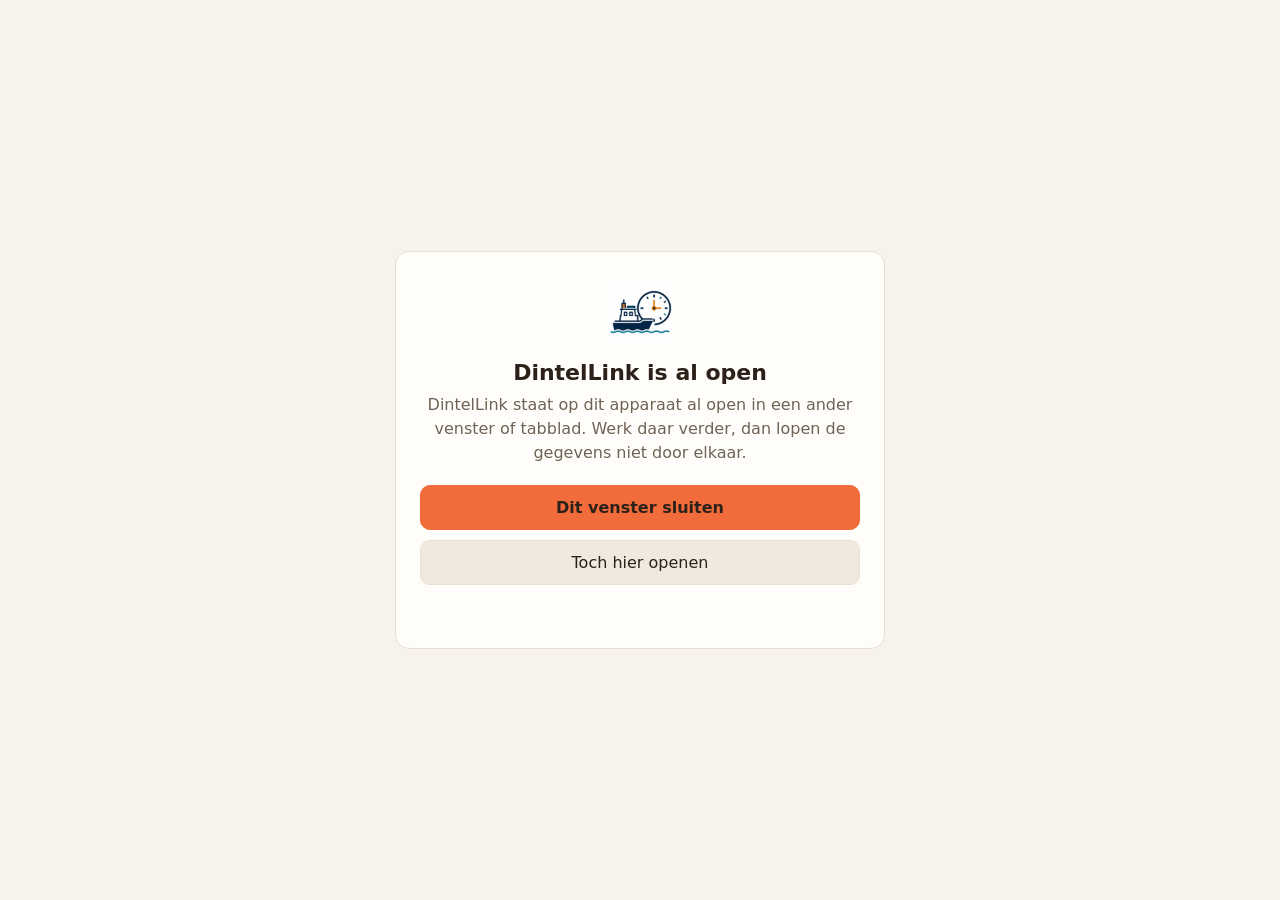
<file: al-open.html>
<!DOCTYPE html>
<!-- Auteur: HvdB -->
<!-- Maar één DintelLink tegelijk open (1.439). Hierheen gaat een tweede venster als DintelLink op
     dit apparaat al open staat (zie src/01-basis/een-venster.js). Een losse pagina, zodat in dit
     venster niets van de app meer draait: geen sync, geen AIS, geen opslag die door elkaar loopt.
     ?overgenomen: dit was het open venster, maar in een ander venster koos iemand "Toch hier openen". -->
<html lang="nl">
<head>
<meta charset="UTF-8">
<meta name="viewport" content="width=device-width, initial-scale=1.0">
<meta http-equiv="Content-Security-Policy" content="default-src 'self'; script-src 'self' 'unsafe-inline'; style-src 'self' 'unsafe-inline'; img-src 'self'; object-src 'none'; base-uri 'none'; form-action 'none';">
<meta name="referrer" content="no-referrer">
<script>if (window.top !== window.self) { document.documentElement.style.display = 'none'; try { window.top.location = window.self.location.href; } catch (e) {} }</script>
<link rel="icon" type="image/png" sizes="32x32" href="icoon/icon-32.png">
<link rel="apple-touch-icon" href="icoon/apple-touch-icon.png">
<title>DintelLink is al open</title>
<link rel="stylesheet" href="lib/tokens.css">
<style>
  body{ margin:0; min-height:100vh; display:flex; align-items:center; justify-content:center;
    background:var(--bg); color:var(--text); font-family:system-ui, -apple-system, 'Segoe UI', sans-serif; }
  .kaart{ max-width:440px; margin:16px; padding:28px 24px; background:var(--surface);
    border:1px solid var(--line); border-radius:14px; text-align:center; }
  .kaart img{ width:64px; height:64px; }
  h1{ font-size:22px; margin:12px 0 8px; }
  p{ color:var(--text-dim); line-height:1.5; margin:0 0 20px; }
  .knoppen{ display:flex; flex-direction:column; gap:10px; }
  button{ font:inherit; font-size:16px; padding:12px 16px; border-radius:10px; cursor:pointer;
    border:1px solid var(--line); background:var(--surface-2); color:var(--text); }
  button.hoofd{ background:var(--rust); border-color:var(--rust); color:var(--op-rust); font-weight:600; }
  .hint{ font-size:14px; margin:14px 0 0; min-height:1.5em; }
</style>
</head>
<body>
<div class="kaart" role="alert">
  <img src="icoon/icon-192.png" alt="">
  <h1 id="titel">DintelLink is al open</h1>
  <p id="uitleg">DintelLink staat op dit apparaat al open in een ander venster of tabblad. Werk daar verder,
    dan lopen de gegevens niet door elkaar.</p>
  <div class="knoppen">
    <button class="hoofd" id="sluit" type="button">Dit venster sluiten</button>
    <button id="hier" type="button">Toch hier openen</button>
  </div>
  <p class="hint" id="hint"></p>
</div>
<script>
(function(){
  // Hetzelfde thema als de app: licht tenzij er een donker thema gekozen is.
  var thema = 'light';
  try{ thema = JSON.parse(localStorage.getItem('duwbakken-theme')) || 'light'; }catch(e){}
  document.body.classList.toggle('light-theme', thema === 'light');
  document.body.classList.toggle('splash-theme', thema === 'splash');
  document.documentElement.style.colorScheme = thema === 'light' ? 'light' : 'dark';

  var overgenomen = location.search.indexOf('overgenomen') !== -1;
  if(overgenomen){
    document.getElementById('titel').textContent = 'DintelLink is ergens anders open';
    document.getElementById('uitleg').textContent = 'In een ander venster of tabblad op dit apparaat is DintelLink ' +
      'geopend. Daar wordt nu verder gewerkt, dit venster doet niets meer.';
    document.getElementById('hier').textContent = 'Hier weer openen';
  }

  var terug = 'DintelLink.html';
  try{ terug = sessionStorage.getItem('dintellink-terug') || terug; }catch(e){}

  function sluit(){
    window.close();
    // Lukt sluiten niet (de browser staat het niet altijd toe), dan blijft deze pagina staan.
    setTimeout(function(){
      document.getElementById('hint').textContent = 'Dit venster kon niet vanzelf dicht. Sluit het met het kruisje.';
    }, 300);
  }
  document.getElementById('sluit').addEventListener('click', sluit);
  document.getElementById('hier').addEventListener('click', function(){
    try{ sessionStorage.setItem('dintellink-overnemen', '1'); }catch(e){}
    location.replace(terug);
  });
  // Een tweede venster gaat meteen dicht als de browser dat toestaat; dan kom je bij het open venster uit.
  if(!overgenomen) window.close();
})();
</script>
</body>
</html>
</file>
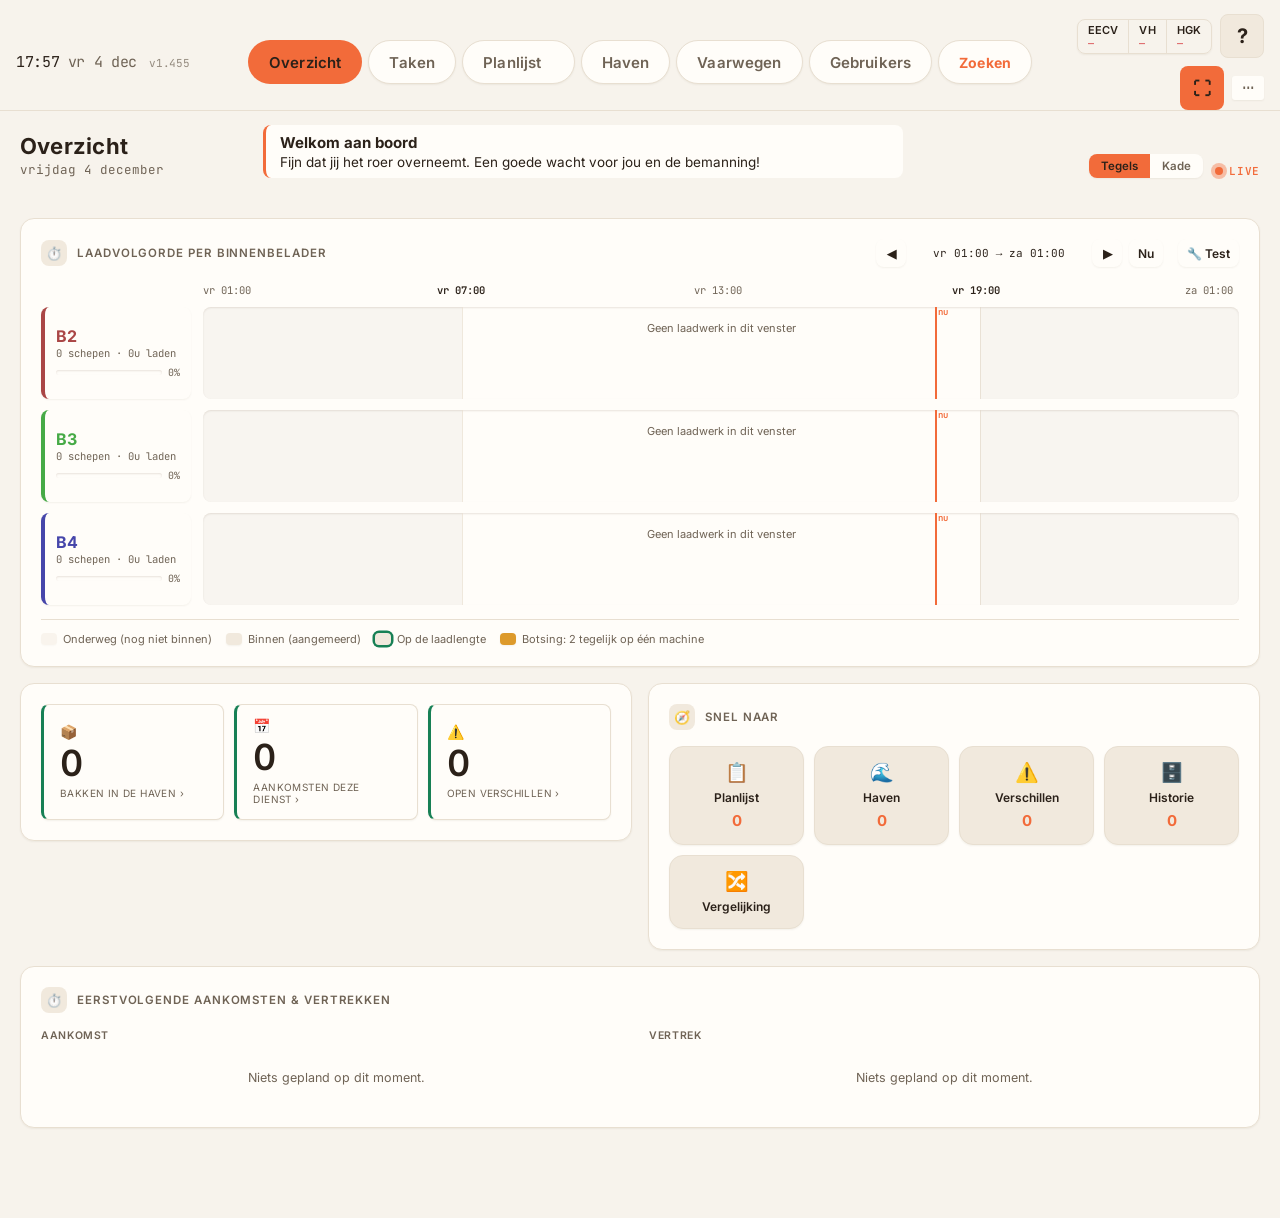
<file: DintelhavenPlanner.html>
<!DOCTYPE html>
<meta charset="utf-8">
<title>DintelLink</title>
<meta http-equiv="refresh" content="0;url=DintelLink.html">
<script>location.replace('DintelLink.html' + location.search + location.hash)</script>
<p>DintelLink is verhuisd: <a href="DintelLink.html">open DintelLink</a>.</p>
</file>
<file: lib/tokens.css>
/* Auteur: HvdB */
/* === LIB/TOKENS.CSS ===
   De ontwerptokens van DintelLink: kleuren, rondingen, schaduwen en
   overgangen.

   Twee thema's: donker (:root) en licht (body.light-theme).

   Let op: de Tailwind-configuratie in de planner verwijst naar deze namen
   (bg: 'var(--bg)' enzovoort). Hernoem je er een, pas dan ook dat blok aan. */

:root{
  /* De app staat standaard donker. Zonder deze regel tekent de browser zijn eigen
     onderdelen in lichte stand op een bijna zwarte ondergrond: de schuifbalk van
     de pagina, het vinkje en de drie schuifjes in het instellingenpaneel, en de
     uitklaplijst van een keuzemenu. Die onderdelen hebben geen eigen opmaak in de
     app, dus dit is de enige plek waar het recht te zetten valt. Een <meta> in de
     head kan het niet: het thema is een schakelaar, geen vaste stand. */
  color-scheme: dark;

  /* Was #10161D — vrijwel dezelfde navy-tint als het referentieontwerp
     (~#0d1620), nu er letterlijk op afgestemd. */
  --bg: #0D1620;
  --surface: #1A222B;
  --surface-2: #212B36;
  --line: #2C3844;
  --text: #E9E5DC;
  --text-dim: #8D98A5;
  /* Operationeel oranje: de originele hoofdkleur (#C4652E) is teruggekeerd als
     precision instrument. Dit is de kleur die duwbakken-planners kennen en
     vertrouwen. De kleurkiezer bij Gebruikers (ACCENTEN) blijft intact en
     wint hier gewoon van zodra iemand een andere hoofdkleur kiest — dit is
     alleen de nieuwe standaardwaarde vóór die keuze. */
  --rust: #C4652E;
  --rust-dim: #7A4022;
  /* Tekst op een vlak dat met --rust gevuld is. Oranje vraagt om donkere
     tekst voor voldoende contrast (4,5:1 of beter) — de eigen achtergrondkleur. */
  --op-rust: #0D1620;
  --teal: #4C93A3;
  /* Vaste, van de hoofdkleur losstaande accentkleur voor iconen (het
     goud/geel uit het referentieontwerp) — 9,91:1 tegen --bg. */
  --gold: #E8B93F;
  --done: #5E8A66;
  /* Was #B5533B — dat haalt maar 3,69:1 tegen --bg, onder de 4,5:1 die
     gewone tekst nodig heeft (WCAG AA), en dit is nota bene de kleur van
     een waarschuwing ("gepland: X", "Alles wissen"). Deze tint blijft in
     dezelfde rood-oranje familie (hue 12-13°, --rust zit op 22° en blijft
     dus te onderscheiden) maar is lichter en iets voller, en haalt 4,65:1. */
  --danger: #CB6244;

  /* Tekst op een vlak dat met --done of --danger gevuld is. Wit haalde daar
     in de donkere modus maar 3,96:1 en 3,91:1 — onder de 4,5:1 voor gewone
     tekst. De eigen achtergrondkleur haalt 4,60:1 en 4,66:1. In de lichte
     modus zijn de vlakken donker genoeg voor wit (5,07:1 en 7,08:1). */
  --on-done: #0D1620;
  --on-danger: #0D1620;

  /* Twee rondingen, meer heeft de app niet nodig. --radius blijft bestaan
     omdat oudere regels ernaar verwijzen, en wijst nu naar de kleine. */
  --radius-sm: 6px;   /* knoppen, chips, invoervelden, tabbladen */
  --radius-md: 10px;  /* kaarten, panelen, modals */
  --radius: var(--radius-sm);

  /* Drie diepten. De ring om een aangemeerde tegel is geen diepte maar een
     markering en valt hier bewust buiten. */
  --shadow-1: 0 1px 2px rgba(0,0,0,.28);
  --shadow-2: 0 4px 12px rgba(0,0,0,.35);
  --shadow-3: 0 12px 40px rgba(0,0,0,.5);

  /* Overgangen animeren, geen versieringen. Boven 250 ms gaat het vertragen
     aanvoelen, dus dat is de bovengrens. */
  --dur-fast: 120ms;   /* kleur, doorzichtigheid */
  --dur:      180ms;   /* positie, formaat */
  --dur-slow: 250ms;   /* modals, paneelwissel */
  --ease:     cubic-bezier(.2, 0, 0, 1);   /* snel weg, zacht aan */

  /* Haventekening. Deze stonden hard op wit in de app zelf, waardoor de hele
     tekening in de lichte modus onzichtbaar was: witte baknummers, wit raster
     en een witte plaatsnaam op een lichte ondergrond. Nu volgen ze het thema. */
  --haven-raster:        rgba(255,255,255,.42);   /* stippelraster bakplekken */
  --haven-plaatsnaam:    rgba(255,255,255,.13);   /* naam ín een bakkenplaats */
  --haven-baktekst:      #FFFFFF;                 /* baknummer */
  --haven-baktekst-rand: rgba(0,0,0,.4);          /* randje eromheen, houdt het los van de kleur eronder */
  --haven-gekozen:       #FFFFFF;                 /* omlijning van een aangetikte bak */
  --haven-sleepschaduw:  rgba(0,0,0,.55);

  /* Stippelraster achter de hele pagina (referentieontwerp), zeer laag
     contrast — het mag de leesbaarheid nergens aantasten, alleen net
     zichtbaar zijn tegen de kale achtergrond. */
  --bg-grid-dot: rgba(255,255,255,.05);

  /* Kade-weergave van het Overzicht (de tweede stand naast de tegels). Eén
     idee draagt dat scherm: hoeveel van een bak gevuld is, ís wat erin zit.
     Daar hoort een rompkleur bij die niets anders betekent, en een lege bak
     die alleen een omtrek is — die ligt hoog, er is geen lading te zien.

     Waarom eigen tokens en niet --rust of --teal: die twee hebben in de app
     al een betekenis (hoofdkleur, accent) en de gebruiker mag --rust zelf
     kiezen. Zou de romp daarin meelopen, dan verandert de betekenis van de
     vulling zodra iemand een andere accentkleur kiest. --gold blijft wél het
     sein: die kleur is in de hele app al "hier moet je naar kijken".

     Het baknummer staat over de vulling héén, en bij een half geladen bak
     staat het deels op de vulling en deels op het kale vlak eronder. Eén
     tekstkleur moet dus op allebei leesbaar zijn. Daarom is de romp donker
     gehouden in de donkere modus en licht in de lichte: hij verschilt genoeg
     van --surface om als waterlijn te lezen (1,6 à 2,1:1), terwijl --kade-nr
     op de romp én op --surface ruim boven 4,5:1 blijft. Een lichtere romp
     zag er mooier uit maar haalde met wit maar 2,2:1. */
  --kade-romp:  #2E5866;   /* de vulling; hoeveel je ervan ziet is de lading */
  --kade-leeg:  #6E9AA8;   /* omtrek van een lege bak, herkenbaar dezelfde hue */
  --kade-vrij:  #2C3844;   /* stippellijn van een plek waar niets ligt */
  --kade-nr:    #E4E8E3;   /* baknummer; 7,6:1 op de romp, 12:1 op --surface */

  /* Reliëf op knoppen en tegels, naar het voorbeeld van de knoppen uit
     Windows 95: licht langs de bovenkant en links, donker langs de onderkant
     en rechts, in twee stappen zodat de rand dikte lijkt te hebben. Ingedrukt
     draait het om — dan lijkt het licht van de andere kant te komen en zakt
     het vlak weg.

     Twee lagen per zijde, niet één: met één lijn krijg je een randje, met
     twee krijg je een schuine kant. Dat verschil maakt het knopgevoel.

     Op een donkere ondergrond kan wit niet vol worden gebruikt — dat wordt
     een harde streep in plaats van glans. Vandaar doorzichtigheid. */
  --bevel-licht:        rgba(255,255,255,.17);
  --bevel-licht-zacht:  rgba(255,255,255,.07);
  --bevel-donker:       rgba(0,0,0,.55);
  --bevel-donker-zacht: rgba(0,0,0,.30);

  --bevel-uit: inset  1px  1px 0 var(--bevel-licht),
               inset -1px -1px 0 var(--bevel-donker),
               inset  2px  2px 0 var(--bevel-licht-zacht),
               inset -2px -2px 0 var(--bevel-donker-zacht);
  --bevel-in:  inset  1px  1px 0 var(--bevel-donker),
               inset -1px -1px 0 var(--bevel-licht-zacht),
               inset  2px  2px 0 var(--bevel-donker-zacht),
               inset -2px -2px 0 rgba(255,255,255,.04);

  /* Diepere variant voor grote vlakken. Een knop van 19 px heeft aan twee
     lagen genoeg, maar op een tegel van een paar honderd pixels valt zo'n
     randje weg. Drie lagen en een vollere schaduwkant geven daar de dikte
     die je op knopformaat al bij twee hebt. */
  --bevel-uit-diep: inset  1px  1px 0 var(--bevel-licht-vol),
                    inset -1px -1px 0 var(--bevel-donker-vol),
                    inset  2px  2px 0 var(--bevel-licht),
                    inset -2px -2px 0 var(--bevel-donker),
                    inset  3px  3px 0 var(--bevel-licht-zacht),
                    inset -3px -3px 0 var(--bevel-donker-zacht);
  --bevel-licht-vol:  rgba(255,255,255,.26);
  --bevel-donker-vol: rgba(0,0,0,.70);
}

/* Eigenaren van de bakken (H = HGK, V = Veerhaven, E = Espera, W = Willem Zwaan,
   A = Ancis/Antwerpia): een vlak met een tekstkleur erbij, allebei op contrast
   gecontroleerd. Donker hier, licht in body.light-theme. */
:root{
  --eig-h-bg: #1F3556; --eig-h-tekst: #B4CDF7;
  --eig-v-bg: #17402D; --eig-v-tekst: #A3E0C1;
  --eig-e-bg: #4A3417; --eig-e-tekst: #F2CB98;
  --eig-w-bg: #3A2757; --eig-w-tekst: #D9C2F4;
  --eig-a-bg: #4D2133; --eig-a-tekst: #F5BFD3;
}

/* Lichte, kleurenblind-vriendelijke modus. Wordt nu alleen in de planner
   aangezet; de viewer heeft de schakelaar niet, maar erft de regel wel zodat
   hij meekan zodra dat gewenst is. */
body.light-theme{
  color-scheme: light;
  --bg: #F7F3EC;
  --surface: #FFFDF9;
  --surface-2: #F1E9DD;
  --line: #E8DFD1;
  --text: #2B2119;
  --text-dim: #6F6355;
  /* Lime zelf leest niet als tekst/vlak op een lichte ondergrond (1,2:1) —
     dezelfde tint als in de donkere modus, maar donker genoeg gemaakt om
     als vlak met witte tekst te werken (--op-rust hieronder, 6,11:1) en als
     losse tekstkleur zelf ook te lezen (4,53:1 tegen --bg). Blijft
     herkenbaar dezelfde hue als de lime uit de donkere modus, alleen veel
     donkerder. */
  --rust: #F26B3A;
  --rust-dim: #C94E22;
  /* In de lichte modus is de (nu olijf-lime) accentkleur al donker genoeg;
     wit haalt daar 6,11:1 en blijft dus staan. */
  --op-rust: #2B2119;
  --teal: #2563EB;
  /* Donkerder goud dan de donkere modus — #E8B93F haalt op deze lichte
     ondergrond maar 1,68:1, deze tint haalt 5,54:1. */
  --gold: #7A5F0E;
  --done: #178055;
  --danger: #D63A3F;
  --on-done: #FFFFFF;
  --on-danger: #FFFFFF;
  /* Op een lichte ondergrond ogen dezelfde zwartwaarden vuil; zachter dus. */
  --shadow-1: 0 1px 2px rgba(70,45,20,.06);
  --shadow-2: 0 4px 12px rgba(70,45,20,.10);
  --shadow-3: 0 12px 40px rgba(70,45,20,.18);

  /* Haven omgekeerd: donkere tekst en lijnen op de lichte ondergrond. */
  --haven-raster: rgba(43,33,25,.30);
  --haven-plaatsnaam: rgba(43,33,25,.14);
  --haven-baktekst: #2B2119;
  --haven-baktekst-rand: rgba(255,255,255,.65);
  --haven-gekozen: #2B2119;

  /* Kade-weergave omgekeerd: hier is de romp juist lichter dan de ondergrond,
     zodat hetzelfde donkere baknummer op de vulling (8:1) én op --surface
     (14:1) leesbaar blijft. Zelfde hue als in de donkere modus. */
  --kade-romp:  #93B8C4;
  --kade-leeg:  #2B4B56;
  --kade-vrij: #D9CDBC;
  --kade-nr: #2B2119;

  /* Licht grijs vraagt om een vol wit hoogsel — dat was nu juist de look van
     die oude knoppen. De schaduwkant blijft zachter dan zwart, anders wordt
     het roet op een lichte ondergrond. */
  --bevel-licht:        rgba(255,255,255,.95);
  --bevel-licht-zacht:  rgba(255,255,255,.55);
  --bevel-donker:       rgba(16,22,29,.42);
  --bevel-donker-zacht: rgba(16,22,29,.20);
  --bevel-licht-vol:    #ffffff;
  --bevel-donker-vol:   rgba(16,22,29,.58);
  --haven-sleepschaduw:  rgba(16,22,29,.28);
  --bg-grid-dot: transparent;
  /* "Calm enterprise": ruimere rondingen en zachte schaduwen in plaats van
     het knopreliëf. Alleen in de lichte modus; de donkere houdt zijn maten. */
  --radius-sm: 8px;
  --radius-md: 14px;
  --bevel-uit: var(--shadow-1);
  --bevel-uit-diep: var(--shadow-1);
  --bevel-in: inset 0 1px 2px rgba(70,45,20,.12);

  --eig-h-bg: #DCE8FB; --eig-h-tekst: #1E4FA3;
  --eig-v-bg: #D9F0E4; --eig-v-tekst: #11603F;
  --eig-e-bg: #FCE6CF; --eig-e-tekst: #8A4A0C;
  --eig-w-bg: #EADCF8; --eig-w-tekst: #5B2A91;
  --eig-a-bg: #FBDCE6; --eig-a-tekst: #9A1F4B;
}

/* Splash (v1.313): het derde thema, gebouwd op de kleuren van het
   opstartscherm — diep marineblauw met het splash-blauw (#2F8FE0) als
   hoofdkleur. Een donker thema: alles wat hier niet staat (schaduwen, reliëf,
   haven, kade, eigenaren) komt uit :root.
   Contrast tegen --surface: --text 13,4:1, --text-dim 7,1:1, --rust 4,9:1,
   --danger 5,1:1, --done 5,3:1. Het splash-blauw zelf (#2F8FE0) haalde als
   tekst maar 4,4:1, vandaar een tikje lichter. --op-rust op --rust 5,8:1. */
body.splash-theme{
  --bg: #021636;
  --surface: #0A2550;
  --surface-2: #123364;
  --line: #1E4478;
  --text: #EAF2FF;
  --text-dim: #9FB3CF;
  --rust: #3A97E8;
  --rust-dim: #1C5A94;
  --op-rust: #021636;
  --teal: #6FC3F0;
  --danger: #E4775F;
  --done: #6FA584;
  --on-done: #021636;
  --on-danger: #021636;
  --kade-vrij: #1E4478;
  --bg-grid-dot: rgba(120,170,255,.06);
  --bevel-licht:       rgba(160,200,255,.18);
  --bevel-licht-zacht: rgba(160,200,255,.07);
}
</file>
